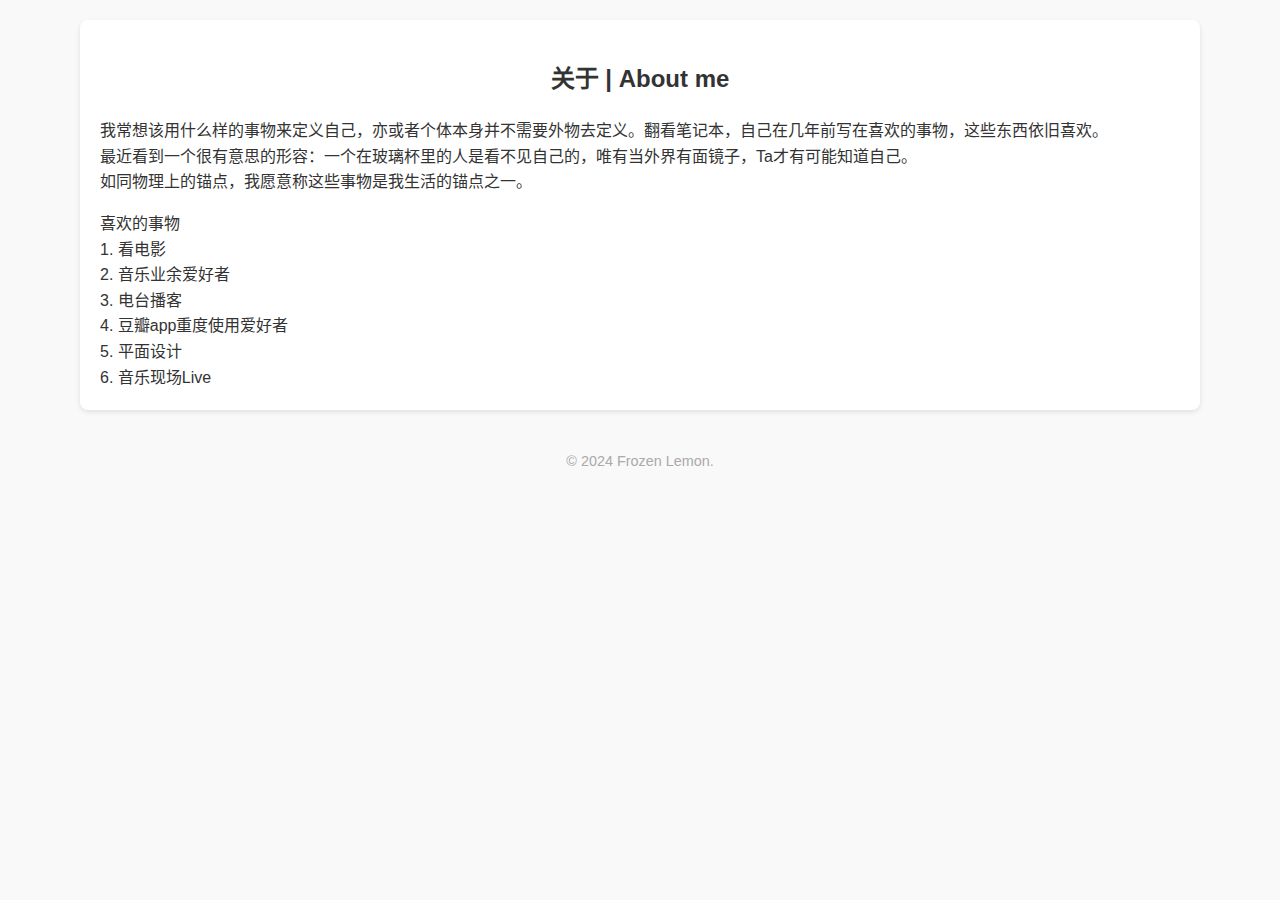
<file: about me/about me.html>
<!DOCTYPE html>
<html lang="zh-CN">
  <head>
    <meta charset="UTF-8" />
    <meta name="viewport" content="width=device-width, initial-scale=1.0" />
    <title>关于 | About me</title>
    <link rel="stylesheet" href="../about me/about me styles.css" />
  </head>
  <body>
    <main>
      <section class="about me-section">
        <h2 class="section-title">关于 | About me</h2>
        <article><p>我常想该用什么样的事物来定义自己，亦或者个体本身并不需要外物去定义。翻看笔记本，自己在几年前写在喜欢的事物，这些东西依旧喜欢。<br>
          最近看到一个很有意思的形容：一个在玻璃杯里的人是看不见自己的，唯有当外界有面镜子，Ta才有可能知道自己。<br>如同物理上的锚点，我愿意称这些事物是我生活的锚点之一。</p>
          喜欢的事物<br>
          1. 看电影<br>
          2. 音乐业余爱好者<br>
          3. 电台播客<br>
          4. 豆瓣app重度使用爱好者<br>
          5. 平面设计<br>
          6. 音乐现场Live<br>
        </article>
        
    </main>

    <footer>
      <p>&copy; 2024 Frozen Lemon.</p>
    </footer>

    <script src="about me.js"></script>
  </body>
</html>
</file>
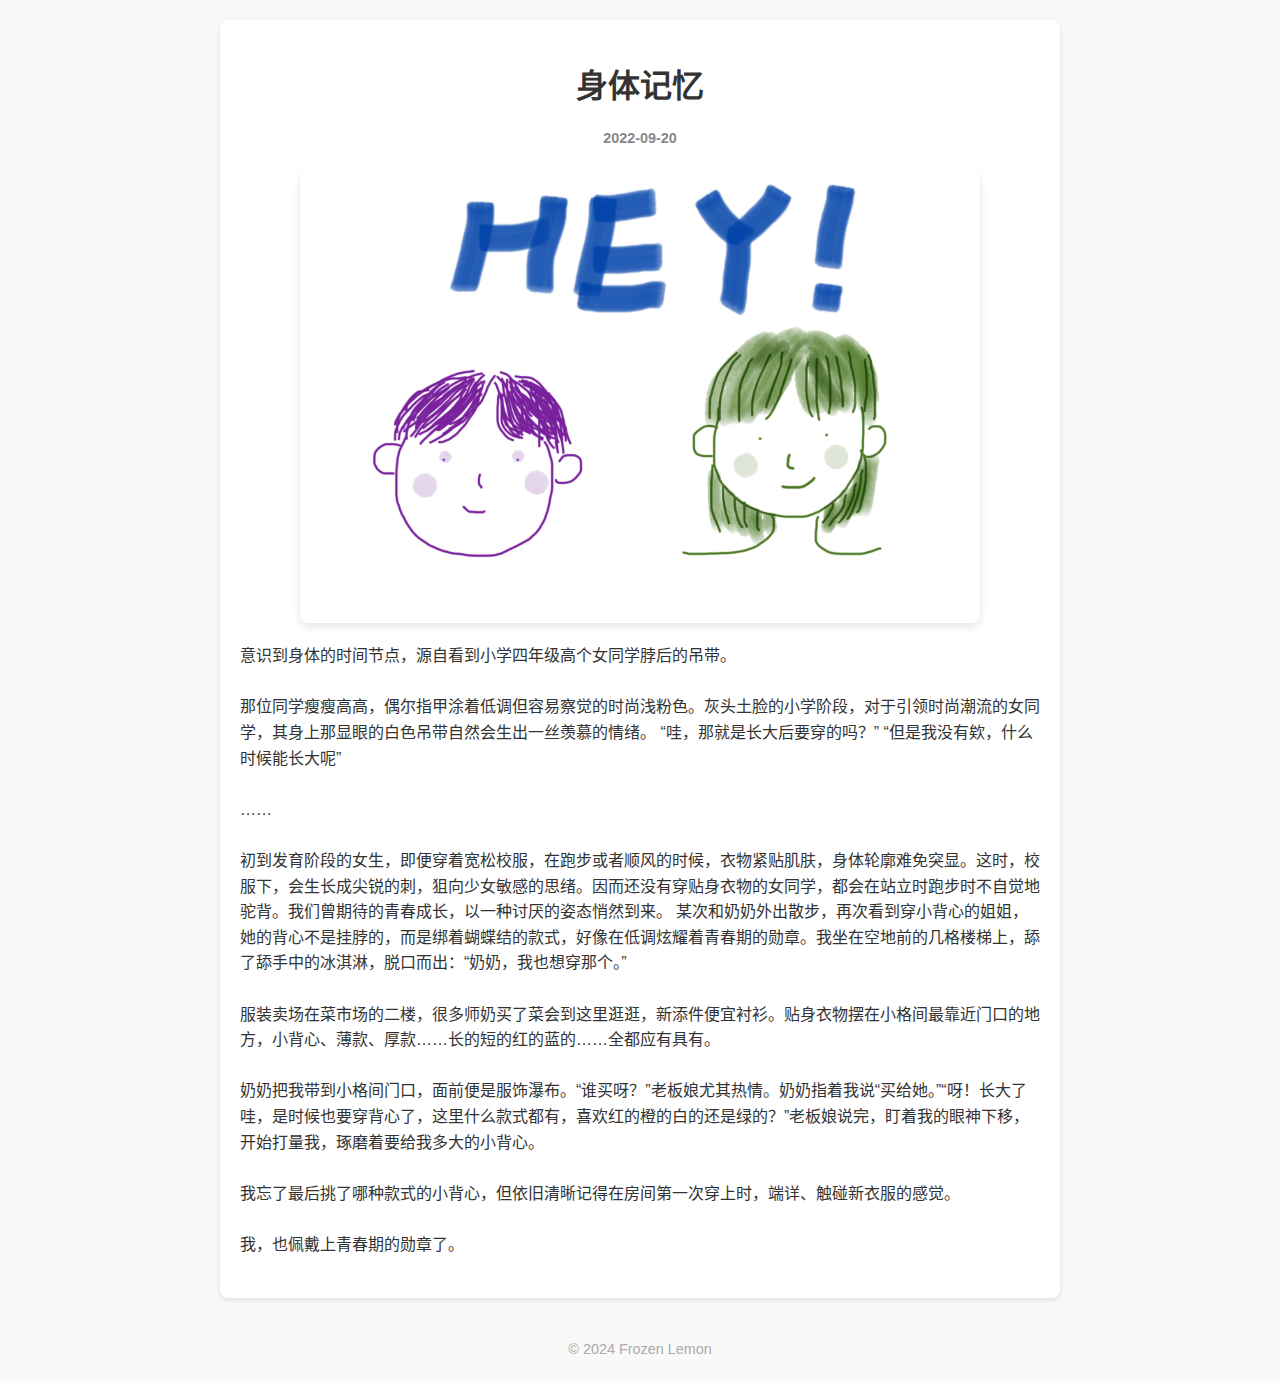
<file: blog/body-memory.html>
<!DOCTYPE html>
<html lang="zh-CN">
  <head>
    <meta charset="UTF-8" />
    <meta name="viewport" content="width=device-width, initial-scale=1.0" />
    <title>身体记忆</title>
    <link rel="stylesheet" href="../styles/blog styles.css" />
    <link rel="icon" href="../image/镜子圆.png" type="image/png" />
  </head>
  <body>
    <header>
      
    </header>

    <main>
      <h1>身体记忆</h1>
      <p class="date">2022-09-20</p>
      <div class="blog-cover-wrapper">
        <img
          src="../image/blog/身体记忆.jpg"
          alt="身体记忆"
          class="blog-cover"
        />
      </div>
      <article>
        <p>
          意识到身体的时间节点，源自看到小学四年级高个女同学脖后的吊带。</br>
        </br>
          那位同学瘦瘦高高，偶尔指甲涂着低调但容易察觉的时尚浅粉色。灰头土脸的小学阶段，对于引领时尚潮流的女同学，其身上那显眼的白色吊带自然会生出一丝羡慕的情绪。
          “哇，那就是长大后要穿的吗？” “但是我没有欸，什么时候能长大呢”</br>
        </br>
          ……</br>
        </br>
          初到发育阶段的女生，即便穿着宽松校服，在跑步或者顺风的时候，衣物紧贴肌肤，身体轮廓难免突显。这时，校服下，会生长成尖锐的刺，狙向少女敏感的思绪。因而还没有穿贴身衣物的女同学，都会在站立时跑步时不自觉地驼背。我们曾期待的青春成长，以一种讨厌的姿态悄然到来。
          某次和奶奶外出散步，再次看到穿小背心的姐姐，她的背心不是挂脖的，而是绑着蝴蝶结的款式，好像在低调炫耀着青春期的勋章。我坐在空地前的几格楼梯上，舔了舔手中的冰淇淋，脱口而出：“奶奶，我也想穿那个。”</br>
        </br>
          服装卖场在菜市场的二楼，很多师奶买了菜会到这里逛逛，新添件便宜衬衫。贴身衣物摆在小格间最靠近门口的地方，小背心、薄款、厚款……长的短的红的蓝的……全都应有具有。</br>
        </br>
          奶奶把我带到小格间门口，面前便是服饰瀑布。“谁买呀？”老板娘尤其热情。奶奶指着我说“买给她。”“呀！长大了哇，是时候也要穿背心了，这里什么款式都有，喜欢红的橙的白的还是绿的？”老板娘说完，盯着我的眼神下移，开始打量我，琢磨着要给我多大的小背心。</br>
        </br>
          我忘了最后挑了哪种款式的小背心，但依旧清晰记得在房间第一次穿上时，端详、触碰新衣服的感觉。</br>
        </br>
          我，也佩戴上青春期的勋章了。
        </p>
      </article>
    </main>
    <footer>
      <p>© 2024 Frozen Lemon</p>
    </footer>
  </body>
</html>
</file>
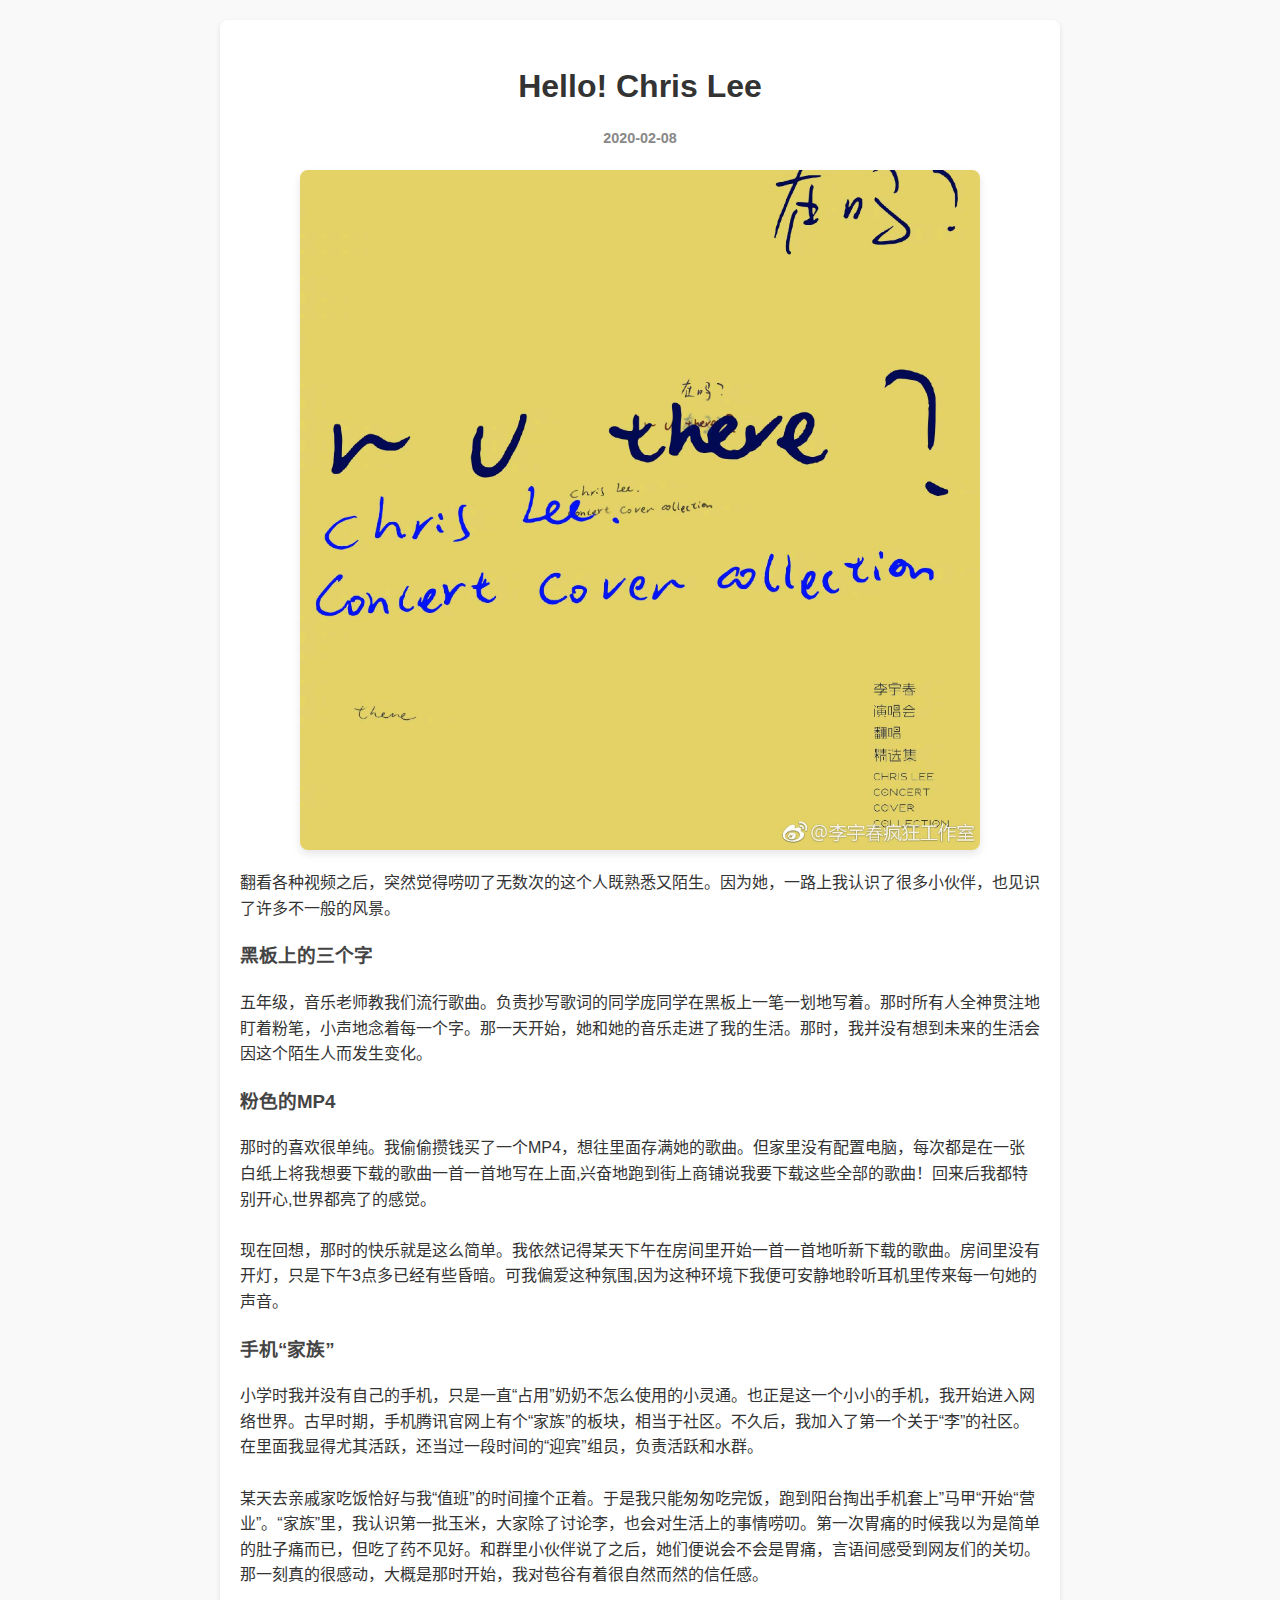
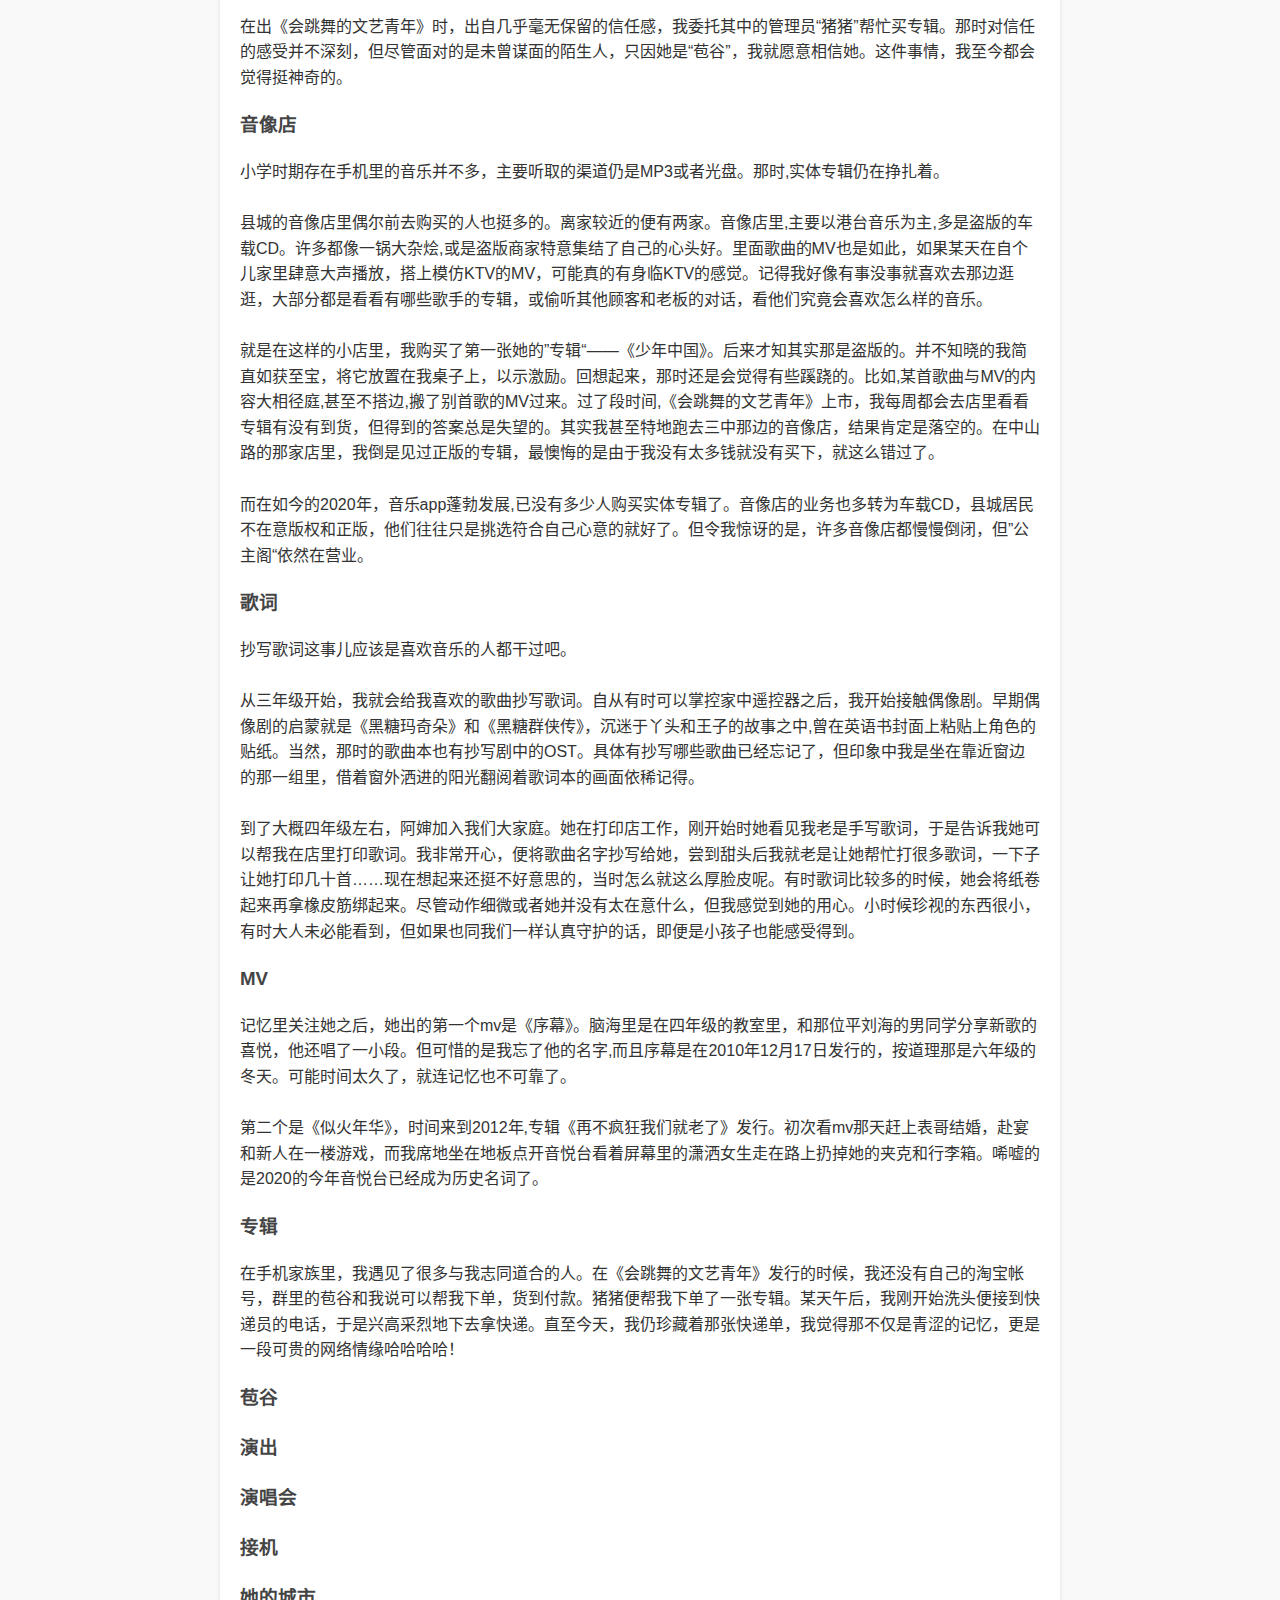
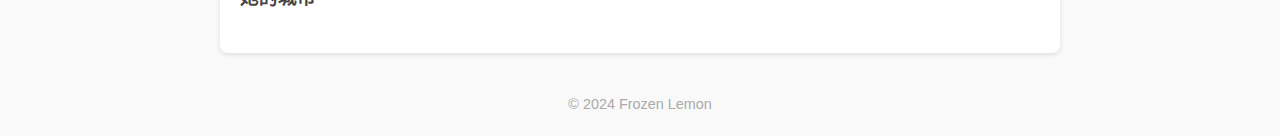
<file: blog/Hello-ChrisLee.html>
<!DOCTYPE html>
<html lang="zh-CN">
  <head>
    <meta charset="UTF-8" />
    <meta name="viewport" content="width=device-width, initial-scale=1.0" />
    <title>Hello!Chris Lee</title>
    <link rel="stylesheet" href="../styles/blog styles.css" />
    <link rel="icon" href="../image/镜子圆.png" type="image/png" />
  </head>
  <body>
    <header>
      
    </header>

    <main>

      <h1>Hello! Chris Lee</h1>
      <p class="date">2020-02-08</p>
      
      <div class="blog-cover-wrapper">
        <img
          src="../image/blog/在吗.jpg"
          alt="在吗？"
          class="blog-cover"
        />
      </div>
      <article>
        <p>
            翻看各种视频之后，突然觉得唠叨了无数次的这个人既熟悉又陌生。因为她，一路上我认识了很多小伙伴，也见识了许多不一般的风景。
        </br>
            <h3>黑板上的三个字</h3>
            五年级，音乐老师教我们流行歌曲。负责抄写歌词的同学庞同学在黑板上一笔一划地写着。那时所有人全神贯注地盯着粉笔，小声地念着每一个字。那一天开始，她和她的音乐走进了我的生活。那时，我并没有想到未来的生活会因这个陌生人而发生变化。

            <h3>粉色的MP4</h3>
            那时的喜欢很单纯。我偷偷攒钱买了一个MP4，想往里面存满她的歌曲。但家里没有配置电脑，每次都是在一张白纸上将我想要下载的歌曲一首一首地写在上面,兴奋地跑到街上商铺说我要下载这些全部的歌曲！回来后我都特别开心,世界都亮了的感觉。<br>
            <br>
            现在回想，那时的快乐就是这么简单。我依然记得某天下午在房间里开始一首一首地听新下载的歌曲。房间里没有开灯，只是下午3点多已经有些昏暗。可我偏爱这种氛围,因为这种环境下我便可安静地聆听耳机里传来每一句她的声音。
            
            <h3>手机“家族”</h3>
            小学时我并没有自己的手机，只是一直“占用”奶奶不怎么使用的小灵通。也正是这一个小小的手机，我开始进入网络世界。古早时期，手机腾讯官网上有个“家族”的板块，相当于社区。不久后，我加入了第一个关于“李”的社区。在里面我显得尤其活跃，还当过一段时间的“迎宾”组员，负责活跃和水群。<br>
            <br>
            某天去亲戚家吃饭恰好与我“值班”的时间撞个正着。于是我只能匆匆吃完饭，跑到阳台掏出手机套上”马甲“开始“营业”。“家族”里，我认识第一批玉米，大家除了讨论李，也会对生活上的事情唠叨。第一次胃痛的时候我以为是简单的肚子痛而已，但吃了药不见好。和群里小伙伴说了之后，她们便说会不会是胃痛，言语间感受到网友们的关切。那一刻真的很感动，大概是那时开始，我对苞谷有着很自然而然的信任感。<br>
            <br>
            在出《会跳舞的文艺青年》时，出自几乎毫无保留的信任感，我委托其中的管理员“猪猪”帮忙买专辑。那时对信任的感受并不深刻，但尽管面对的是未曾谋面的陌生人，只因她是“苞谷”，我就愿意相信她。这件事情，我至今都会觉得挺神奇的。
            
            <h3>音像店</h3>
            小学时期存在手机里的音乐并不多，主要听取的渠道仍是MP3或者光盘。那时,实体专辑仍在挣扎着。<br>
            <br>
            县城的音像店里偶尔前去购买的人也挺多的。离家较近的便有两家。音像店里,主要以港台音乐为主,多是盗版的车载CD。许多都像一锅大杂烩,或是盗版商家特意集结了自己的心头好。里面歌曲的MV也是如此，如果某天在自个儿家里肆意大声播放，搭上模仿KTV的MV，可能真的有身临KTV的感觉。记得我好像有事没事就喜欢去那边逛逛，大部分都是看看有哪些歌手的专辑，或偷听其他顾客和老板的对话，看他们究竟会喜欢怎么样的音乐。<br>
            <br>
            就是在这样的小店里，我购买了第一张她的”专辑“——《少年中国》。后来才知其实那是盗版的。并不知晓的我简直如获至宝，将它放置在我桌子上，以示激励。回想起来，那时还是会觉得有些蹊跷的。比如,某首歌曲与MV的内容大相径庭,甚至不搭边,搬了别首歌的MV过来。过了段时间,《会跳舞的文艺青年》上市，我每周都会去店里看看专辑有没有到货，但得到的答案总是失望的。其实我甚至特地跑去三中那边的音像店，结果肯定是落空的。在中山路的那家店里，我倒是见过正版的专辑，最懊悔的是由于我没有太多钱就没有买下，就这么错过了。<br>
            <br>
            而在如今的2020年，音乐app蓬勃发展,已没有多少人购买实体专辑了。音像店的业务也多转为车载CD，县城居民不在意版权和正版，他们往往只是挑选符合自己心意的就好了。但令我惊讶的是，许多音像店都慢慢倒闭，但”公主阁“依然在营业。
            
            <h3>歌词</h3>
            抄写歌词这事儿应该是喜欢音乐的人都干过吧。<br>
            <br>
            从三年级开始，我就会给我喜欢的歌曲抄写歌词。自从有时可以掌控家中遥控器之后，我开始接触偶像剧。早期偶像剧的启蒙就是《黑糖玛奇朵》和《黑糖群侠传》，沉迷于丫头和王子的故事之中,曾在英语书封面上粘贴上角色的贴纸。当然，那时的歌曲本也有抄写剧中的OST。具体有抄写哪些歌曲已经忘记了，但印象中我是坐在靠近窗边的那一组里，借着窗外洒进的阳光翻阅着歌词本的画面依稀记得。<br>
            <br>
            到了大概四年级左右，阿婶加入我们大家庭。她在打印店工作，刚开始时她看见我老是手写歌词，于是告诉我她可以帮我在店里打印歌词。我非常开心，便将歌曲名字抄写给她，尝到甜头后我就老是让她帮忙打很多歌词，一下子让她打印几十首……现在想起来还挺不好意思的，当时怎么就这么厚脸皮呢。有时歌词比较多的时候，她会将纸卷起来再拿橡皮筋绑起来。尽管动作细微或者她并没有太在意什么，但我感觉到她的用心。小时候珍视的东西很小，有时大人未必能看到，但如果也同我们一样认真守护的话，即便是小孩子也能感受得到。
            
            <h3>MV</h3>
            记忆里关注她之后，她出的第一个mv是《序幕》。脑海里是在四年级的教室里，和那位平刘海的男同学分享新歌的喜悦，他还唱了一小段。但可惜的是我忘了他的名字,而且序幕是在2010年12月17日发行的，按道理那是六年级的冬天。可能时间太久了，就连记忆也不可靠了。<br>
            <br>
            第二个是《似火年华》，时间来到2012年,专辑《再不疯狂我们就老了》发行。初次看mv那天赶上表哥结婚，赴宴和新人在一楼游戏，而我席地坐在地板点开音悦台看着屏幕里的潇洒女生走在路上扔掉她的夹克和行李箱。唏嘘的是2020的今年音悦台已经成为历史名词了。
            
            <h3>专辑</h3>
            在手机家族里，我遇见了很多与我志同道合的人。在《会跳舞的文艺青年》发行的时候，我还没有自己的淘宝帐号，群里的苞谷和我说可以帮我下单，货到付款。猪猪便帮我下单了一张专辑。某天午后，我刚开始洗头便接到快递员的电话，于是兴高采烈地下去拿快递。直至今天，我仍珍藏着那张快递单，我觉得那不仅是青涩的记忆，更是一段可贵的网络情缘哈哈哈哈！
            
            <h3>苞谷</h3>
            
            <h3>演出</h3>
            
            <h3>演唱会</h3>
            
            <h3>接机</h3>
            
            <h3>她的城市</h3>
            
        </p>
      </article>
    </main>
    <footer>
      <p>© 2024 Frozen Lemon</p>
    </footer>
  </body>
</html>
</file>
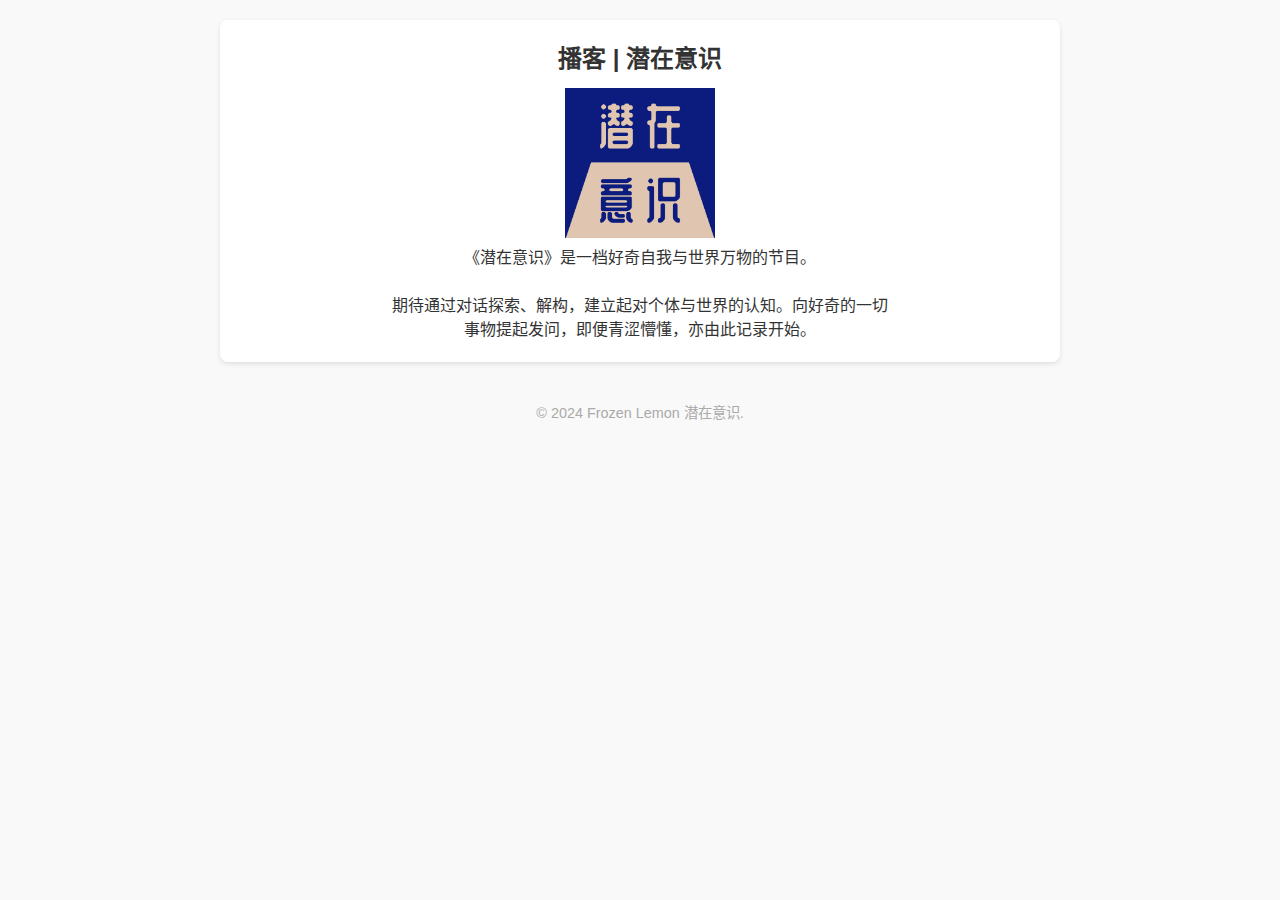
<file: podcast/podcast.html>
<!DOCTYPE html>
<html lang="zh-CN">
  <head>
    <meta charset="UTF-8" />
    <meta name="viewport" content="width=device-width, initial-scale=1.0" />
    <title>播客 | 潜在意识</title>
    <link rel="stylesheet" href="../podcast/podcast styles.css" />
  </head>
  <body>
    <!-- <header>
      <h1>潜在意识</h1>
      <p>好奇自我与世界万物的播客节目</p>
    </header> -->

    <main>
      <section class="podcast-section">
        <h2 class="section-title">播客 | 潜在意识</h2>
        <div class="podcast-infor">
          <div class="podcast-logo">
            <img src="../image/潜在意识Logo.png" />
          </div>
          <div class="podcast-about">
            <p>
              《潜在意识》是一档好奇自我与世界万物的节目。<br />
              <br />
              期待通过对话探索、解构，建立起对个体与世界的认知。向好奇的一切事物提起发问，即便青涩懵懂，亦由此记录开始。
            </p>
          </div>
        </div>
        <!-- 这里将显示播客的节目列表 -->
        <div class="podcast-episodes"></div>
      </section>
    </main>

    <footer>
      <p>&copy; 2024 Frozen Lemon 潜在意识.</p>
    </footer>

    <script src="../scripts/New Site.js"></script>
  </body>
</html>
</file>
<file: about me/about me styles.css>
/* 通用设置 */
body {
  font-family: "Arial", sans-serif;
  line-height: 1.6;
  margin: 0;
  padding: 0;
  background-color: #f9f9f9;
  color: #333;
}

/* 容器 */
main {
  max-width: 1080px;
  margin: 20px auto;
  padding: 20px;
  background-color: #fff;
  border-radius: 8px;
  box-shadow: 0 2px 5px rgba(0, 0, 0, 0.1);
}

/* 标题 */
h2 {
  /* font-size: 2rem; */
  /* color: #0b1c7e; */
  /* margin-bottom: 10px; */
  text-align: center;
}

/* 页脚 */
footer {
  text-align: center;
  margin-top: 40px;
  font-size: 0.9rem;
  color: #aaa;
}

/* photo */
.slick-slider {
  width: 600px;
  margin: auto;
}

.slick-slide {
  display: flex; /* 使用 flexbox 以便居中图片 */
  justify-content: center; /* 居中对齐图片 */
  align-items: center; /* 垂直居中图片 */
}

.slick-slide img {
  max-width: 100%; /* 设置图片最大宽度 */
  max-height: 500px;
  width: auto; /* 让图片宽度自适应父容器 */
  height: auto; /* 高度自动调整，以保持图片比例 */
}

.slick-slide-info {
  position: absolute;
  bottom: 10px;
  left: 10px;
  color: white;
  background: rgba(0, 0, 0, 0.5);
  padding: 10px;
}

/* photo-gpt */
.photos-content {
  column-count: 2; /* 两列布局 */
  column-gap: 20px; /* 列之间的间距 */
}

.photo-item {
  break-inside: avoid; /* 避免内容块被断开 */
  margin-bottom: 20px; /* 图片和下方内容块之间的间距 */
  position: relative;
  display: inline-block;
  width: 100%;
  max-height: 542px; /* 设置最大高度 */
  overflow: hidden; /* 隐藏超出部分 */
}

.photo-item img {
  width: 100%;
  height: auto;
  display: block;
  object-fit: cover;
}

.photo-info {
  position: absolute;
  bottom: 0;
  left: 0;
  right: 0;
  background: rgba(0, 0, 0, 0.2);
  color: #fff;
  padding: 10px;
  box-sizing: border-box;
  display: flex;
  justify-content: center;
  align-items: center;
  opacity: 0;
  transition: opacity 0.3s;
}

.photo-title {
  font-size: 0.9em !important;
  margin-right: 5px;
}

.photo-info .date {
  display: none;
}
.photo-item:hover .photo-info {
  opacity: 1;
}

/* photo-gpt */
/* 媒体查询：屏幕宽度小于 768px 时 */
@media (max-width: 900px) {
  div.photos-content {
    column-count: 1 !important; /* 单列布局 */
    column-gap: 20px !important; /* 列之间的间距 */
  }
}
</file>
<file: styles/blog styles.css>
/* 通用设置 */
body {
  font-family: "Arial", sans-serif;
  line-height: 1.6;
  margin: 0;
  padding: 0;
  background-color: #f9f9f9;
  color: #333;
}

/* 容器 */
main {
  max-width: 800px;
  margin: 20px auto;
  padding: 20px;
  background-color: #fff;
  border-radius: 8px;
  box-shadow: 0 2px 5px rgba(0, 0, 0, 0.1);
}

/* 标题 */
h1 {
  font-size: 2rem;
  /* color: #0b1c7e; */
  margin-bottom: 10px;
  text-align: center;
}

h2,
h3 {
  margin-top: 20px;
  color: #444;
}

/* 时间信息 */
p.date {
  font-size: 0.9rem;
  font-weight: bold;
  color: #888;
  text-align: center;
  margin-bottom: 20px;
}

/* 封面照片 */
.blog-cover-wrapper {
  text-align: center;
  margin-bottom: 20px;
}

.blog-cover {
  max-width: 85%;
  height: auto;
  border-radius: 8px;
  box-shadow: 0 4px 8px rgba(0, 0, 0, 0.1);
}

/* 段落 */
p {
  margin-bottom: 20px;
  /* text-indent: 2em; 段首缩进 */
}

/* 引用 */
blockquote {
  margin: 20px 0;
  padding: 15px;
  background-color: #f1f1f1;
  border-left: 5px solid #0b1c7e;
  font-style: italic;
}

/* 图片 */
img {
  max-width: 100%;
  display: block;
  margin: 20px auto;
  border-radius: 8px;
  box-shadow: 0 2px 5px rgba(0, 0, 0, 0.1);
}

/* 列表 */
ul,
ol {
  margin: 20px 0;
  padding-left: 40px;
}

li {
  margin-bottom: 10px;
}

/* 链接 */
a {
  color: #0b1c7e;
  text-decoration: none;
}

a:hover {
  text-decoration: underline;
}

/* 页脚 */
footer {
  text-align: center;
  margin-top: 40px;
  font-size: 0.9rem;
  color: #aaa;
}
</file>
<file: podcast/podcast styles.css>
/* 通用设置 */
body {
  font-family: "Arial", sans-serif;
  line-height: 1.6;
  margin: 0;
  padding: 0;
  background-color: #f9f9f9;
  color: #333;
}

/* 容器 */
main {
  max-width: 800px;
  margin: 20px auto;
  padding: 20px;
  background-color: #fff;
  border-radius: 8px;
  box-shadow: 0 2px 5px rgba(0, 0, 0, 0.1);
}

/* 标题 */
h2 {
  /* font-size: 2rem; */
  /* color: #0b1c7e; */
  /* margin-bottom: 10px; */
  text-align: center;
}

/* 页脚 */
footer {
  text-align: center;
  margin-top: 40px;
  font-size: 0.9rem;
  color: #aaa;
}

/* 播客样式 */
.podcast-section h2 {
  margin-top: 0;
  margin-bottom: 10px;
}
.podcast-section {
  display: flex;
  flex-direction: column;
}
.podcast-infor {
  /* display: flex; */
  align-items: center;
}
.podcast-logo {
  text-align: center;
}
.podcast-infor img {
  width: 150px;
  height: 150px;
  /* margin-right: 20px; */
}
.podcast-about {
  /* flex: 1; */
  line-height: 1.5;
  width: 50%;
  display: flex;
  justify-content: center; /* 水平居中 */
  align-items: center; /* 垂直居中 */
  width: 100%; /* 让 .podcast-about 占满整个父容器 */
  text-align: center; /* 确保文本居中 */
}

.podcast-about p {
  max-width: 500px; /* 控制文字块最大宽度，避免过宽 */
  margin: 0 auto; /* 保证p元素居中 */
  line-height: 1.5; /* 改善行间距 */
}

.podcast-episodes {
  display: flex;
  flex-direction: column;
}
.episode {
  display: flex;
  flex-direction: column;
  padding: 10px;
  border-bottom: 1px solid #ccc;
}
.date-duration {
  display: flex;
  justify-content: space-between;
}
.date,
.duration {
  color: grey;
  font-size: 0.9em;
}
.title-play {
  display: flex;
  align-items: center;
  margin-bottom: 5px; /* 减小日期和标题的间距 */
}
.title {
  margin-left: 5px; /* 减小日期和标题的间距 */
  text-decoration: none;
  color: black;
  flex: 1;
}
/* 播放按钮样式 */
.play-button {
  border: none;
  background-color: #0b1c7e; /* 按钮背景色 */
  cursor: pointer;
  width: 25px; /* 按钮宽度 */
  height: 25px; /*按钮高度 */
  border-radius: 50%; /* 圆形按钮 */
  display: flex;
  align-items: center;
  justify-content: center;
  color: white; /* 按钮颜色 */
  font-size: 0.8em;
  font-family: Arial, sans-serif; /* 字体 */
}

.description {
  color: grey;
  font-size: 0.8em;
  margin-top: 5px;
  overflow: hidden;
  text-overflow: ellipsis;
  white-space: normal;
  display: -webkit-box;
  -webkit-box-orient: vertical;
  -webkit-line-clamp: 2; /* 默认显示的行数 */
}

.description.expanded {
  -webkit-line-clamp: unset; /* 取消行数限制，显示完整文本 */
  white-space: normal; /* 取消文本的单行显示 */
}

.more-button {
  display: block;
  cursor: pointer;
  margin-top: 5px;
  font-size: 0.8em;
  text-decoration: none;
  text-align: right;
}

.more-button:hover {
  font-weight: bold;
  color: #0b1c7e;
}

.progress-bar-container {
  display: none; /* 默认隐藏 */
  margin-top: 5px;
}
.progress-bar {
  width: 100%;
  height: 4px; /* 细化进度条 */
  background-color: #e0e0e0;
  position: relative;
}
.progress {
  height: 100%;
  background-color: #0b1c7e;
  width: 0;
}
/* boke gpt */
</file>
